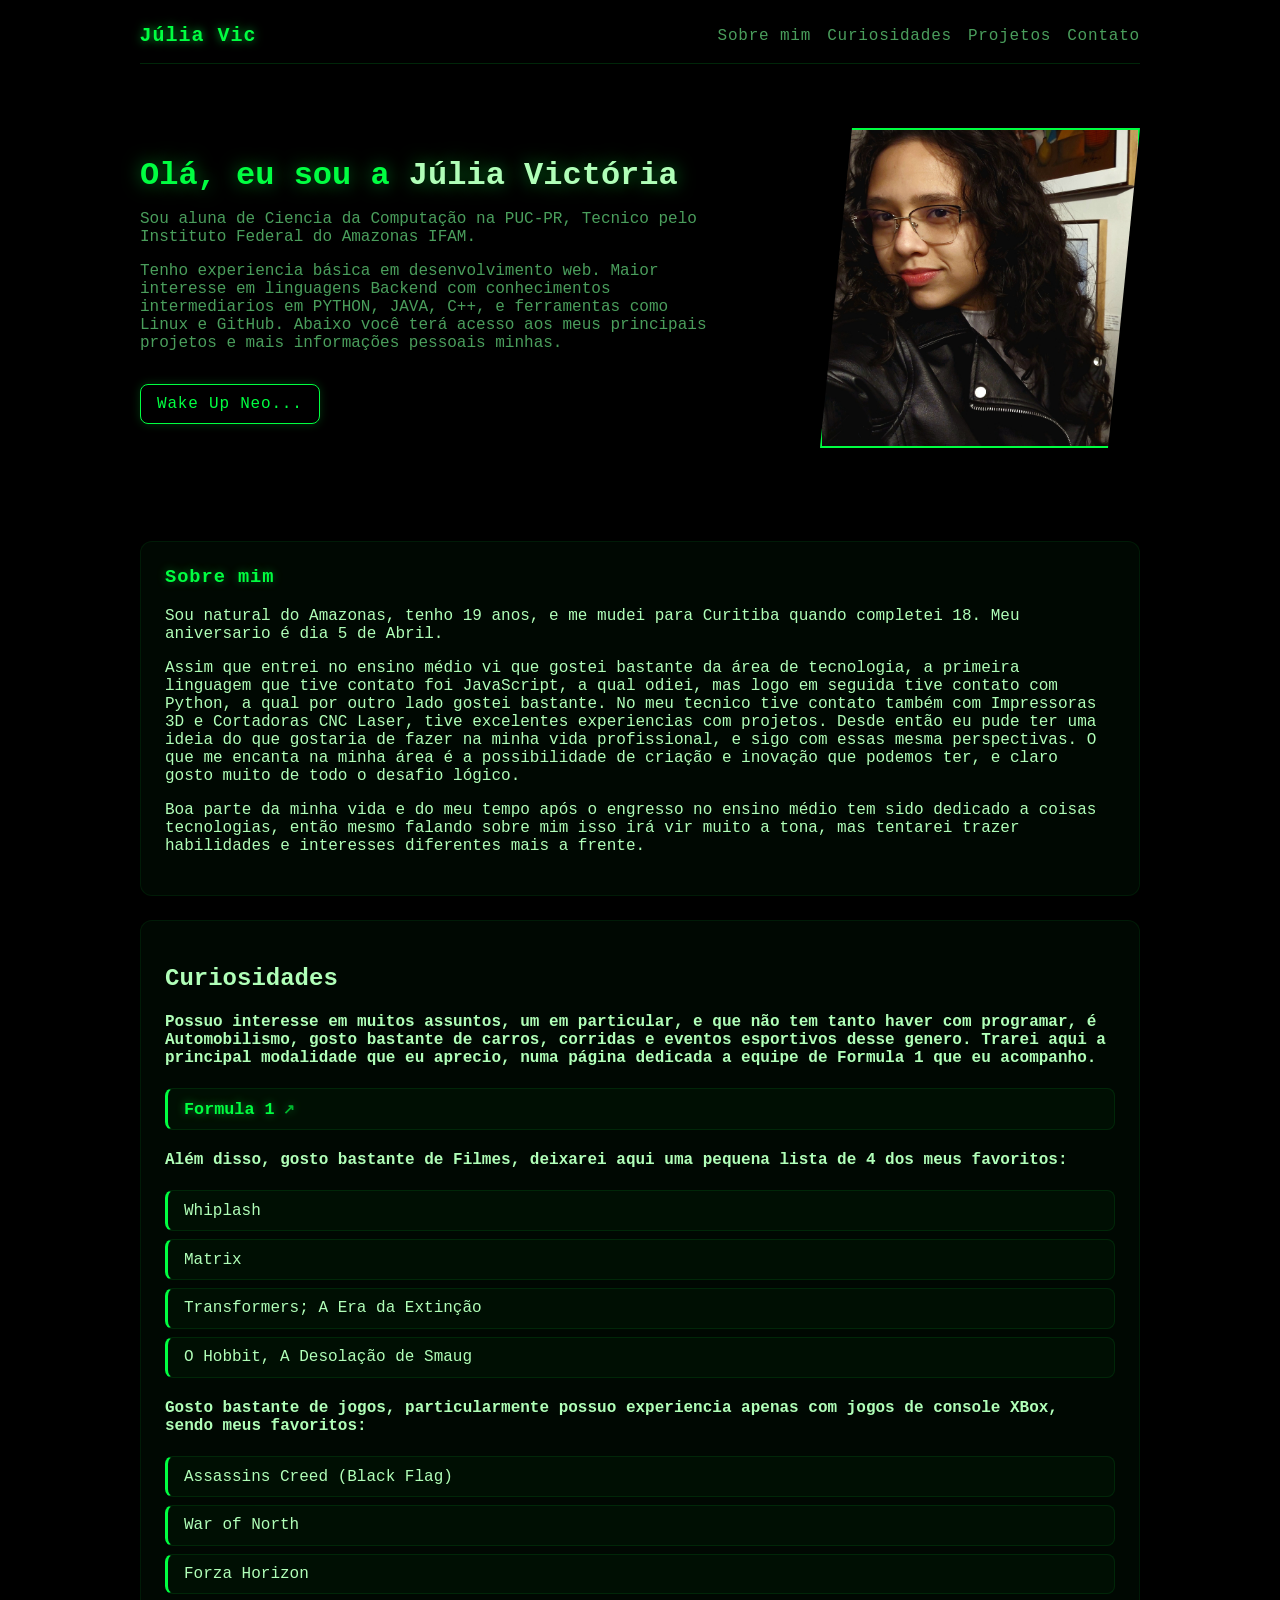
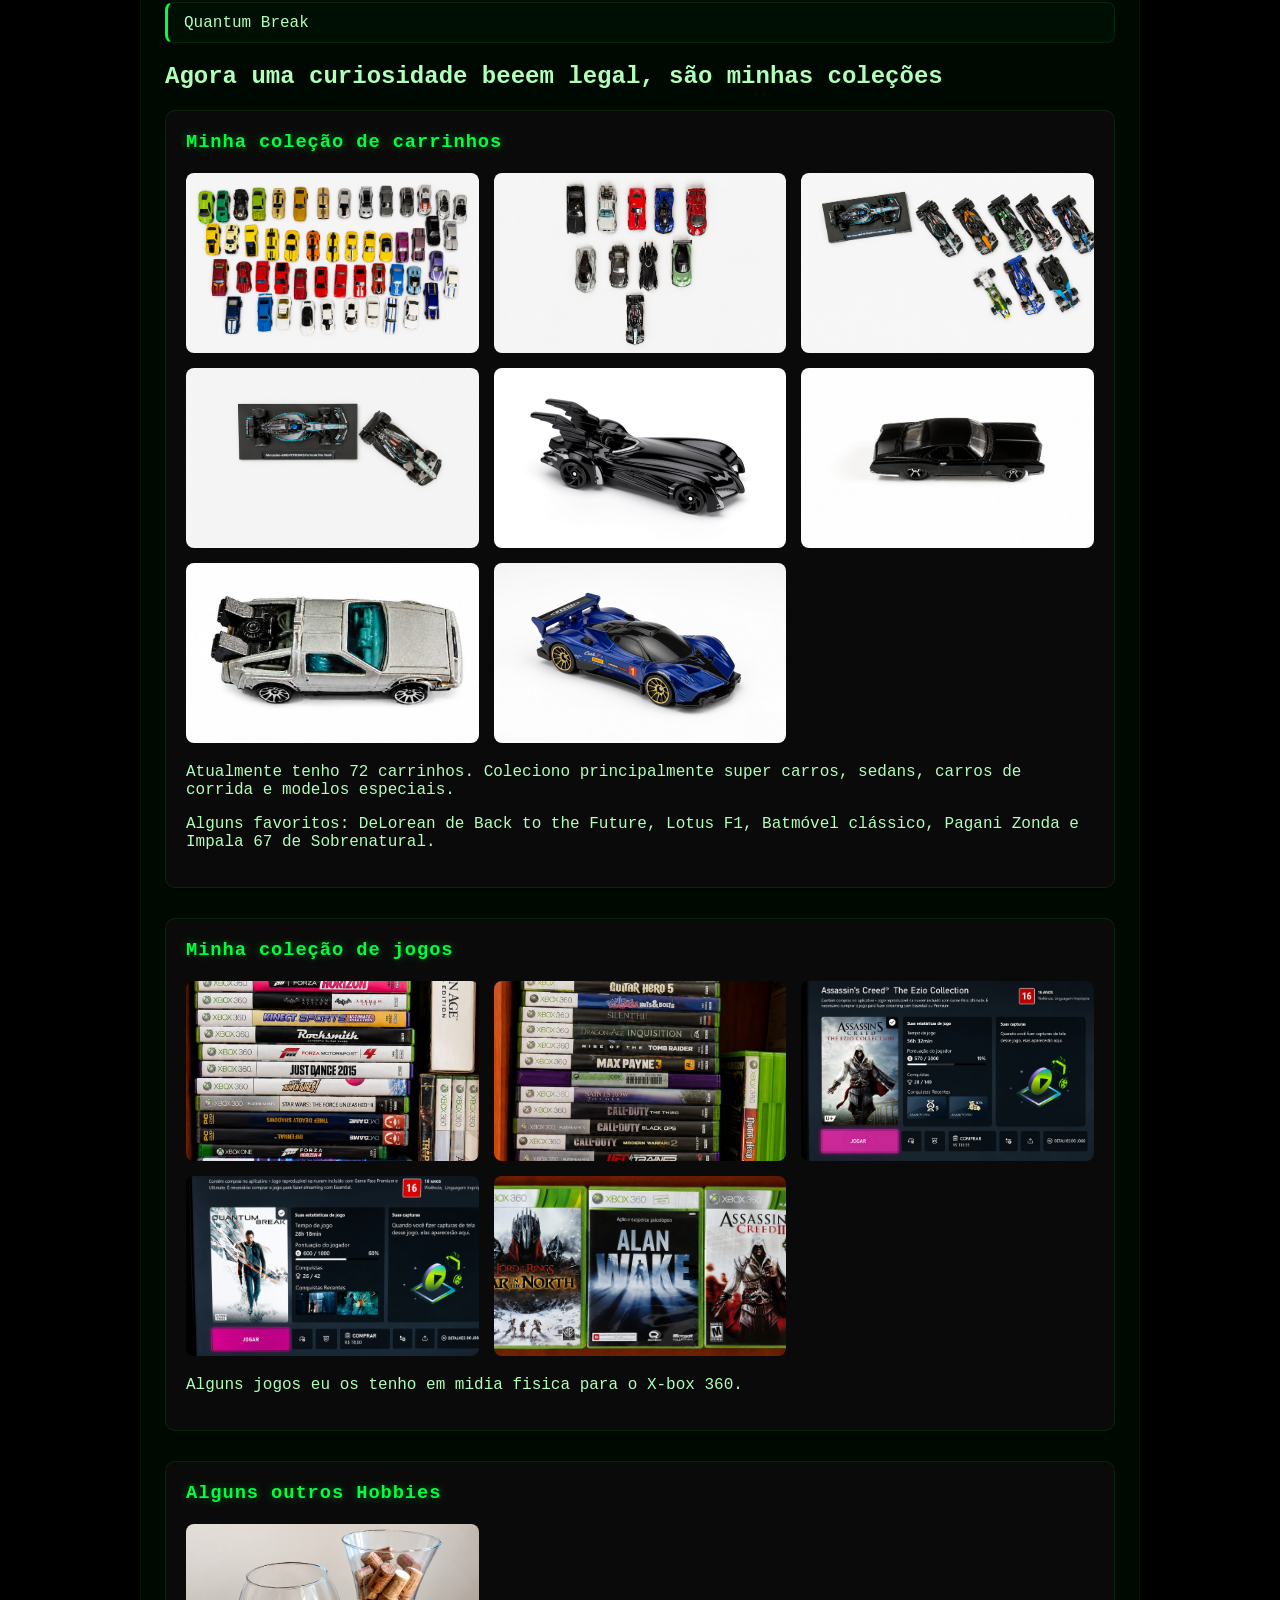
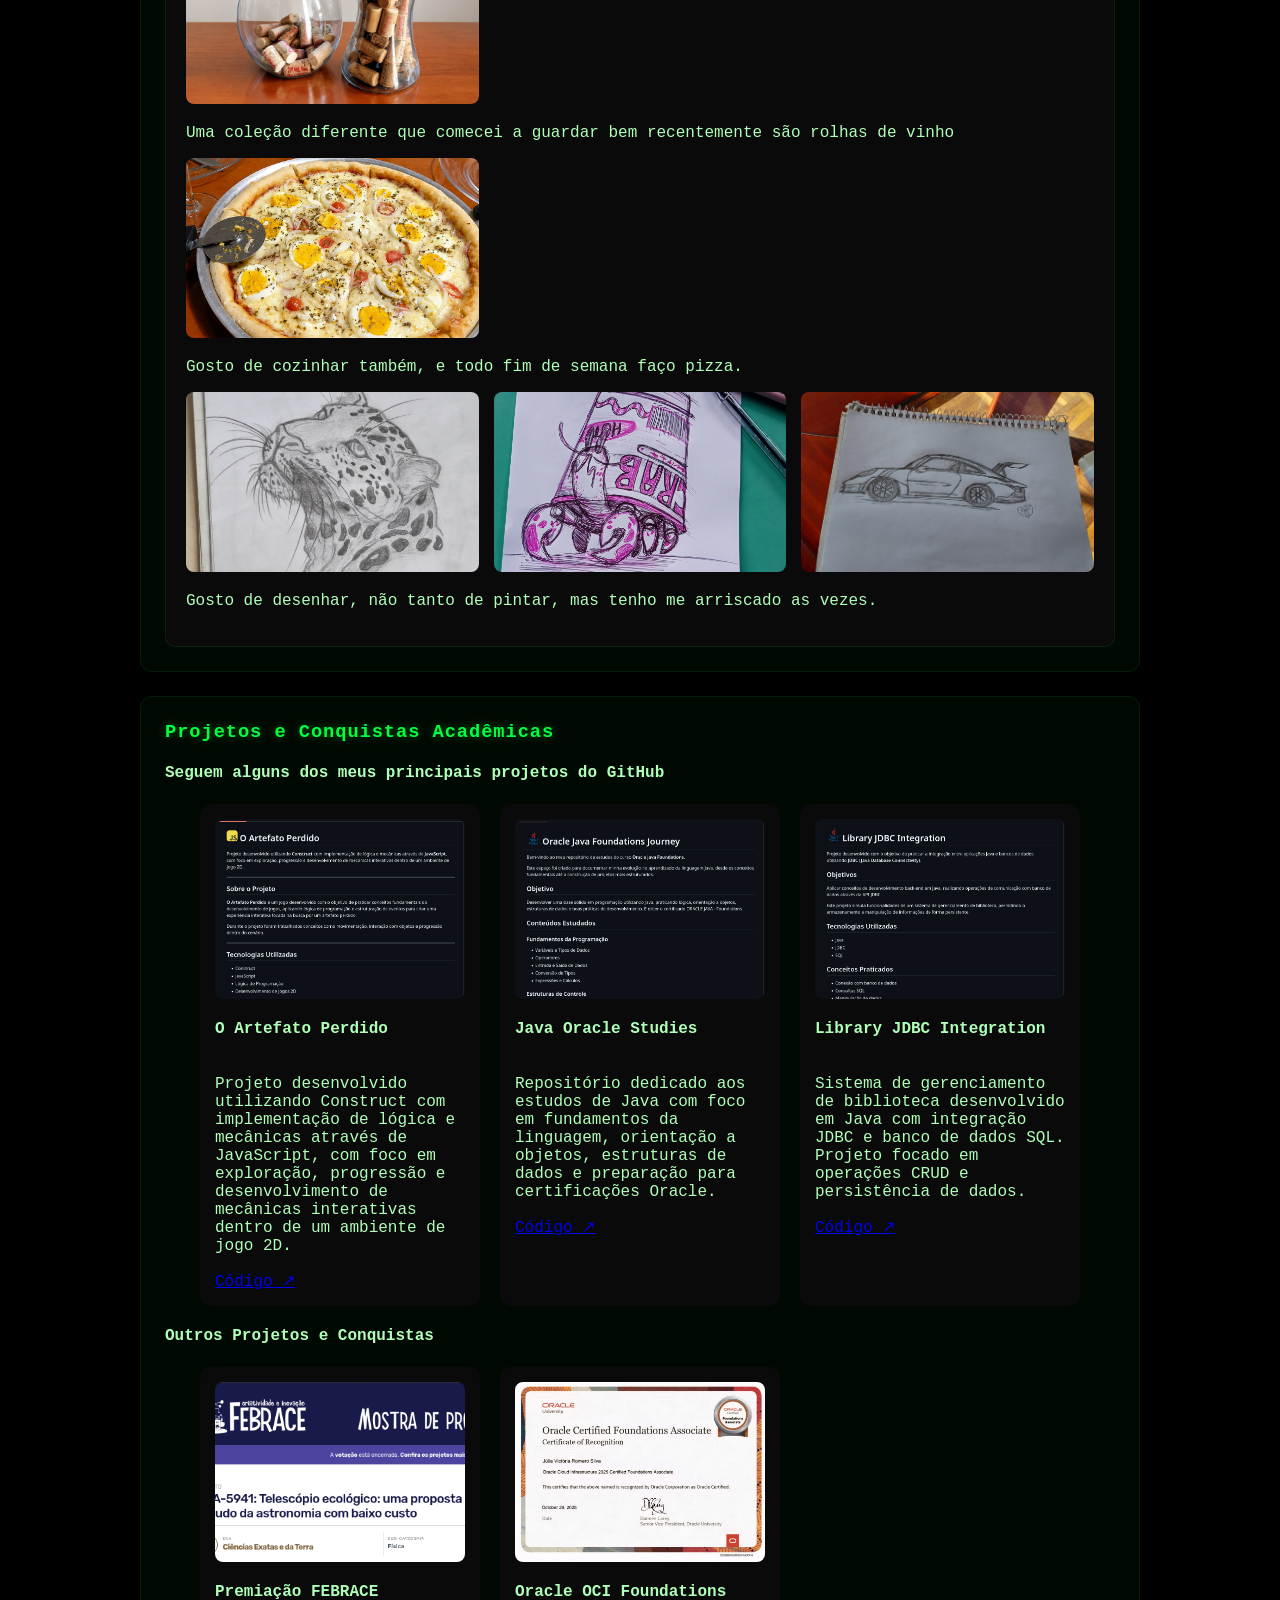
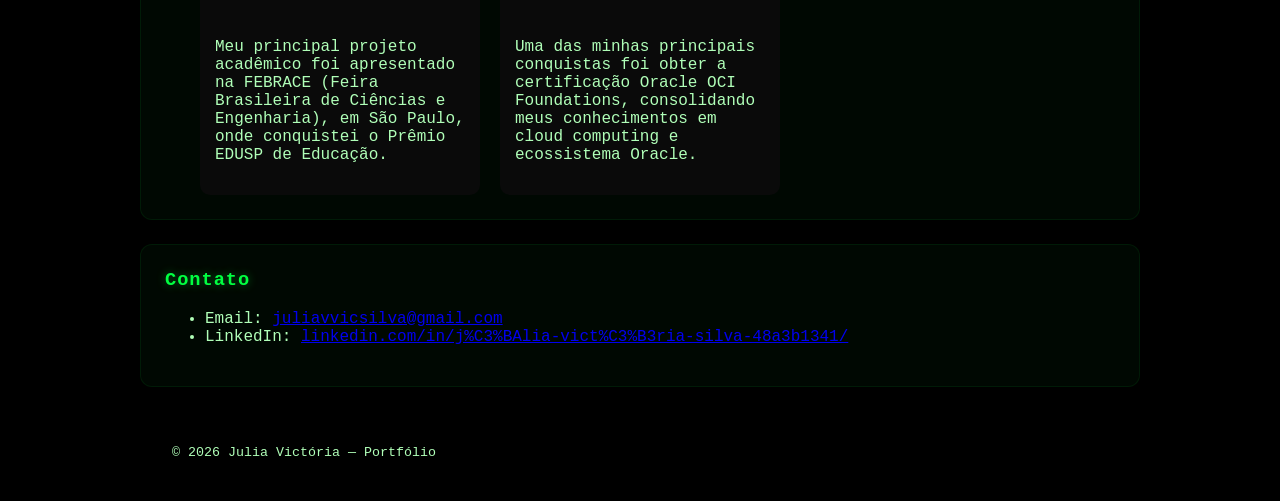
<file: index.html>
<!doctype html>
<html lang="pt-BR">
<head>
	<meta charset="utf-8">
	<meta name="viewport" content="width=device-width, initial-scale=1">
	<title>Portfólio — Júlia Vic</title>
	<link rel="stylesheet" href="style.css">
    <script src="index.js"></script>
</head>
<body>
	<header class="site-header">
		<div class="container header-inner">
			<h1 class="logo">Júlia Vic</h1>
			<button class="nav-toggle" aria-label="Abrir menu">☰</button>
			<nav class="site-nav">
				<a href="#about">Sobre mim</a>
				<a href="#skills">Curiosidades</a>
				<a href="#projects">Projetos</a>
				<a href="#contact">Contato</a>
			</nav>
		</div>
	</header>

	<main>
		<section class="hero">
			<div class="hero-content">
				<div class="hero-text">
					<h2>Olá, eu sou a <span>Júlia Victória</span></h2>
					<p>Sou aluna de Ciencia da Computação na PUC-PR, Tecnico pelo Instituto Federal do Amazonas IFAM.</p>
					<P>Tenho experiencia básica em desenvolvimento web. Maior interesse em linguagens Backend com conhecimentos intermediarios em PYTHON, JAVA, C++, e ferramentas como Linux e GitHub. Abaixo você terá acesso aos meus principais projetos e mais informações pessoais minhas.</P>
				<a class="btn" href="#projects">Wake Up Neo...</a>
			</div>
			<div class="hero-photo">
            	<img src="img/minha_foto.jpg" alt="Foto de Júlia">
        	</div>
		 </div>
			
		</section>

		<section id="about" class="container about">
			<h3>Sobre mim</h3>
            <p>Sou natural do Amazonas, tenho 19 anos, e me mudei para Curitiba quando completei 18. Meu aniversario é dia 5 de Abril. </p>
            <p>Assim que entrei no ensino médio vi que gostei bastante da área de tecnologia, a primeira linguagem que tive contato foi JavaScript, a qual odiei, mas logo em seguida tive contato com Python, a qual por outro lado gostei bastante. No meu tecnico tive contato também com Impressoras 3D e Cortadoras CNC Laser, tive excelentes experiencias com projetos. Desde então eu pude ter uma ideia do que gostaria de fazer na minha vida profissional, e sigo com essas mesma perspectivas. O que me encanta na minha área é a possibilidade de criação e inovação que podemos ter, e claro gosto muito de todo o desafio lógico.</p>
            <p>Boa parte da minha vida e do meu tempo após o engresso no ensino médio tem sido dedicado a coisas tecnologias, então mesmo falando sobre mim isso irá vir muito a tona, mas tentarei trazer habilidades e interesses diferentes mais a frente.</p>
        </section>
		<section id="skills" class="container skills">
			<h2>Curiosidades</h2>
            <h4>Possuo interesse em muitos assuntos, um em particular, e que não tem tanto haver com programar, é Automobilismo, gosto bastante de carros, corridas e eventos esportivos desse genero. Trarei aqui a principal modalidade que eu aprecio, numa página dedicada a equipe de Formula 1 que eu acompanho.</h4>
			<ul class="automobilismo">
                <li><a href="index_mercs.html" target="_blank" rel="noopener">Formula 1</a></li>
            </ul>
            <h4>Além disso, gosto bastante de Filmes, deixarei aqui uma pequena lista de 4 dos meus favoritos:</h4>
            <ul>
                <li>Whiplash</li>
                <li>Matrix</li>
                <li>Transformers; A Era da Extinção</li>
                <li>O Hobbit, A Desolação de Smaug</li>
            </ul>
            <h4>Gosto bastante de jogos, particularmente possuo experiencia apenas com jogos de console XBox, sendo meus favoritos:</h4>
            <ul>
                <li>Assassins Creed (Black Flag)</li>
                <li>War of North</li>
                <li>Forza Horizon</li>
                <li>Quantum Break</li>
            </ul>
            <h2>Agora uma curiosidade beeem legal, são minhas coleções</h2>
			<div class="collection-section">
				<div class="collection-card">
					<h3>Minha coleção de carrinhos</h3>
					<div class="collection-images">
						<img src="img/carrinhos_colecao.png" alt="Coleção carrinhos 1">
						<img src="img/favoritos_colecao.png" alt="Coleção carrinhos 2">
						<img src="img/formulas1_colecao.png" alt="Coleção carrinhos 3">
						<img src="img/mercedes_colecao.png" alt="Coleção carrinhos 4">
						<img src="img/batmovel.jpg" alt="Coleção carrinhos 5">
						<img src="img/impala.jpg" alt="Coleção carrinhos 5">
						<img src="img/delorean.jpg" alt="Coleção carrinhos 5">
						<img src="img/pagani.jpg" alt="Coleção carrinhos 5">
					</div>
					<p>Atualmente tenho 72 carrinhos. Coleciono principalmente super carros, sedans, carros de corrida e modelos especiais.</p>
					<p>Alguns favoritos: DeLorean de Back to the Future, Lotus F1, Batmóvel clássico, Pagani Zonda e Impala 67 de Sobrenatural.</p>
				</div>

				<div class="collection-card">
					<h3>Minha coleção de jogos</h3>

					<div class="collection-images">
						<img src="img/jogos1.jpg">
						<img src="img/jogos2.jpg">
						<img src="img/assasins_creed.jpg">
						<img src="img/quantum_break.jpg">
						<img src="img/jogos3.png">
					</div>
					<p>Alguns jogos eu os tenho em midia fisica para o X-box 360.</p>
				</div>

				<div class="collection-card">
					<h3>Alguns outros Hobbies</h3>

					<div class="collection-images">
						<img src="img/colecao_rolhas.png">
					</div>
					<p>Uma coleção diferente que comecei a guardar bem recentemente são rolhas de vinho</p>
					<div class="collection-images">
						<img src="img/pizza.png">
					</div>
					<p>Gosto de cozinhar também, e todo fim de semana faço pizza.</p>
					<div class="collection-images">
						<img src="img/desenho1.jpg">
						<img src="img/desenho2.jpg">
						<img src="img/desenho3.jpg">	
					</div>
					<p>Gosto de desenhar, não tanto de pintar, mas tenho me arriscado as vezes.</p>
			</div>
		</section>	

		<section id="projects" class="container projects">
			<h3>Projetos e Conquistas Acadêmicas</h3>
			<h4>Seguem alguns dos meus principais projetos do GitHub</h4>

			<div class="project-grid">
				<article class="project-card">
					<img src="img/jogo.png" alt="O Artefato Perdido">
					<h4>O Artefato Perdido</h4>

					<p>Projeto desenvolvido utilizando Construct com implementação de lógica e mecânicas através de JavaScript, com foco em exploração, progressão e desenvolvimento de mecânicas interativas dentro de um ambiente de jogo 2D.</p>
					<div class="card-actions">
						<a class="link" href="https://github.com/doffysmile/O-artefato-perdido-main/blob/main/README.md">
							Código ↗
						</a>
					</div>

				</article>

				<article class="project-card">
					<img src="img/oracle_foundatios.png" alt="Java Oracle">
					<h4>Java Oracle Studies</h4>

					<p>Repositório dedicado aos estudos de Java com foco em fundamentos da linguagem, orientação a objetos, estruturas de dados e preparação para certificações Oracle.</p>
					<div class="card-actions">
						<a class="link"
							href="https://github.com/doffysmile/JAVA_Oracle"
							target="_blank"
							rel="noopener">
							Código ↗
						</a>
					</div>

				</article>

			    <article class="project-card">
					<img src="img/library.png" alt="Sistema Biblioteca">
					<h4>Library JDBC Integration</h4>

					<p>Sistema de gerenciamento de biblioteca desenvolvido em Java com integração JDBC e banco de dados SQL. Projeto focado em operações CRUD e persistência de dados.</p>
					<div class="card-actions">
						<a class="link"
							href="https://github.com/doffysmile/Library_JDBC-INTEGRATION"
							target="_blank"
							rel="noopener">
							Código ↗
						</a>
					</div>

				</article>

			</div>


			<h4>Outros Projetos e Conquistas</h4>
			<div class="project-grid">
				<article class="project-card">
					<img src="img/projeto_febrace.png" alt="FEBRACE">

					<h4>Premiação FEBRACE</h4>
					<p>Meu principal projeto acadêmico foi apresentado na FEBRACE (Feira Brasileira de Ciências e Engenharia), em São Paulo, onde conquistei o Prêmio EDUSP de Educação.</p>

				</article>

				<article class="project-card">
					<img src="img/certificacao_ORACLE.jpeg" alt="Oracle Certification">

					<h4>Oracle OCI Foundations</h4>
					<p>Uma das minhas principais conquistas foi obter a certificação Oracle OCI Foundations, consolidando meus conhecimentos em cloud computing e ecossistema Oracle.</p>

				</article>

			</div>

	</section>

		<section id="contact" class="container contact">
			<h3>Contato</h3>
			<p></p>
			<ul>
				<li>Email: <a href="juliavvicsilva@gmail.com">juliavvicsilva@gmail.com</a></li>
				<li>LinkedIn: <a href="https://www.linkedin.com/in/j%C3%BAlia-vict%C3%B3ria-silva-48a3b1341/">linkedin.com/in/j%C3%BAlia-vict%C3%B3ria-silva-48a3b1341/</a></li>
			</ul>
		</section>
	</main>

	<footer class="site-footer">
		<div class="container">
			<small>© <span id="year"></span> Julia Victória — Portfólio</small>
		</div>
	</footer>

</body>
</html>
</file>
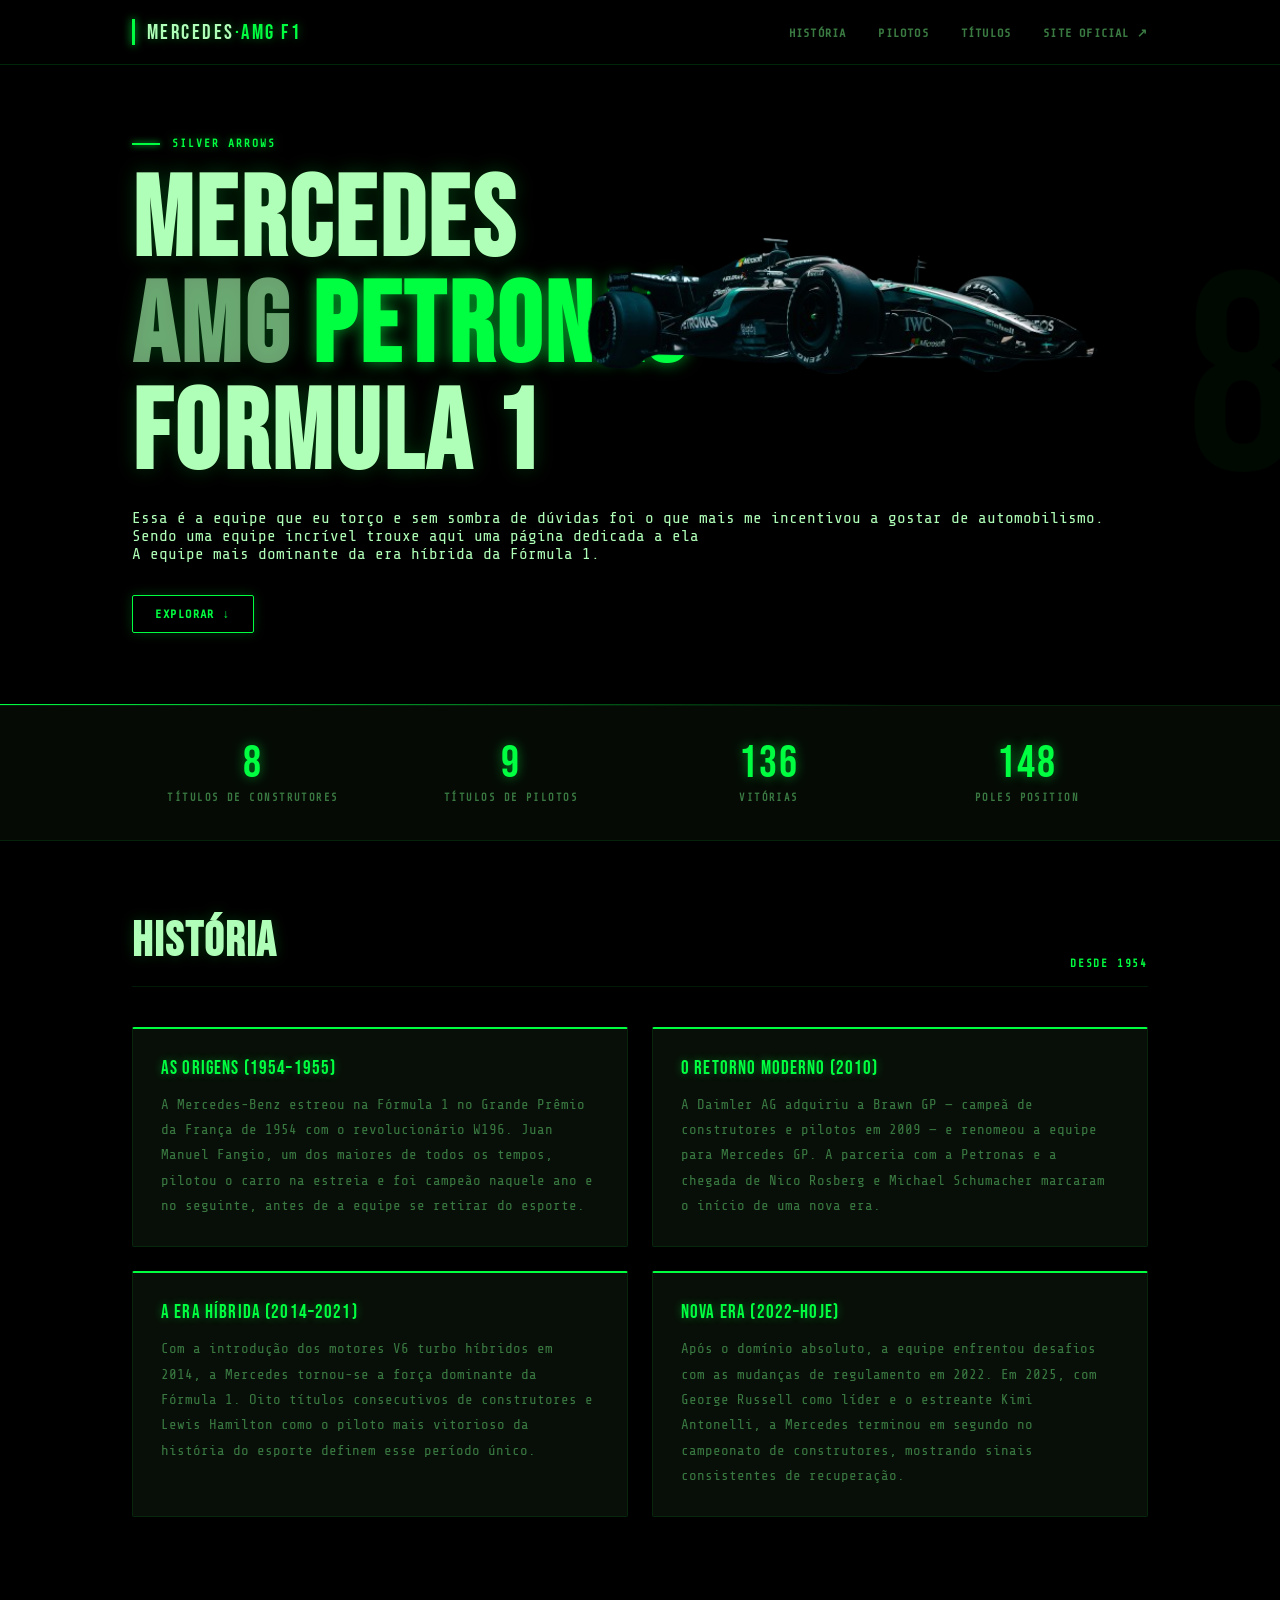
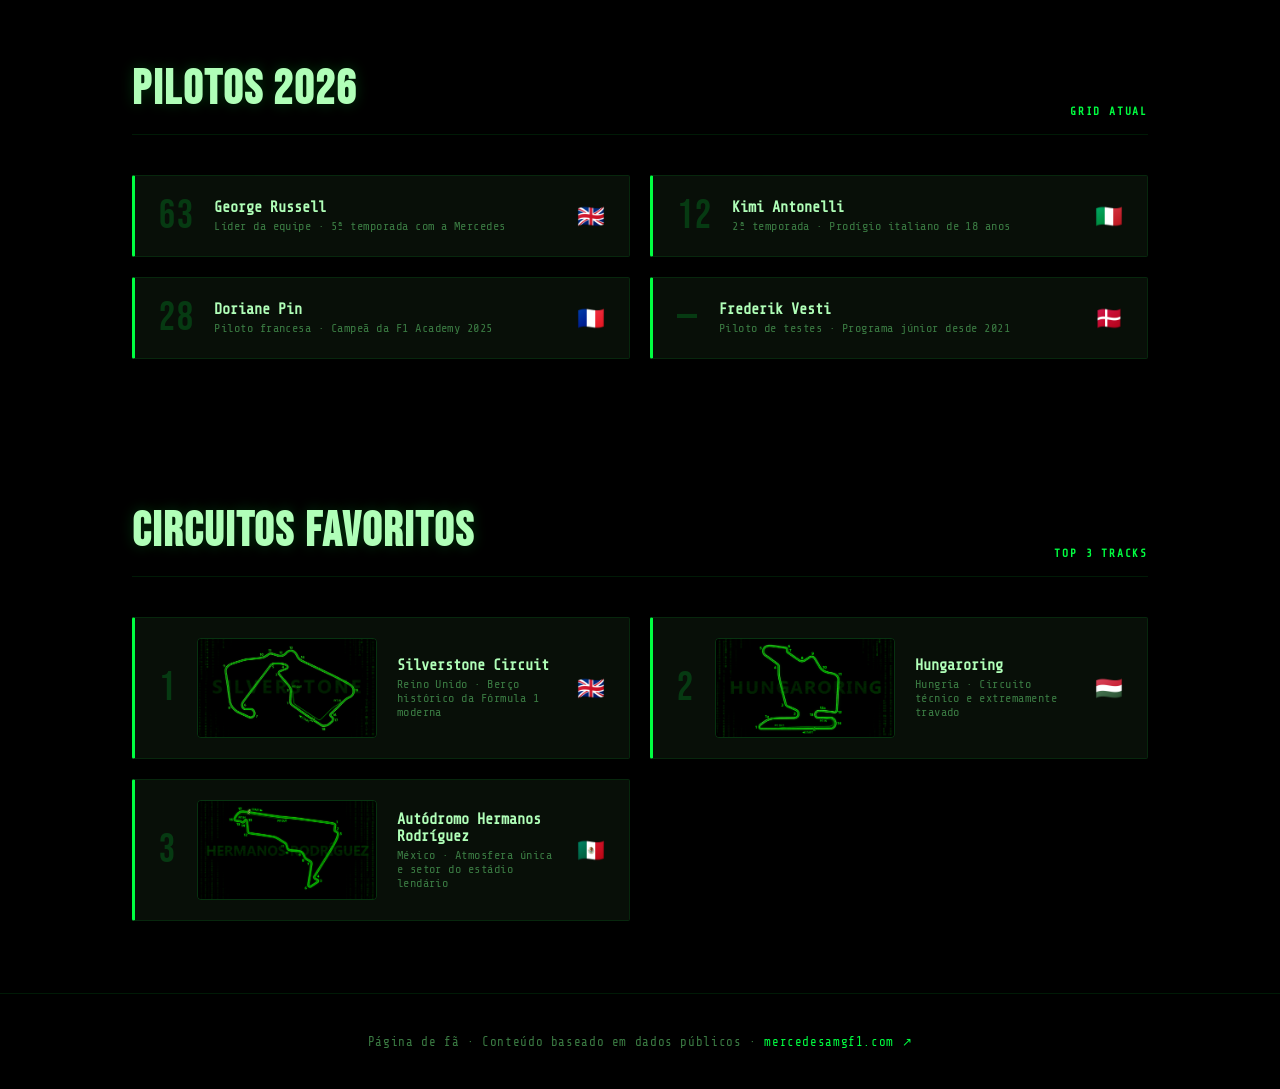
<file: index_mercs.html>
<!DOCTYPE html>
<html lang="pt-BR">
<head>
  <meta charset="UTF-8" />
  <meta name="viewport" content="width=device-width, initial-scale=1.0" />
  <title>Mercedes-AMG PETRONAS F1</title>
  <link rel="stylesheet" href="style_mercs.css" />
  </head>
<body>
 
  
<header class="site-header">
    <div class="wrap header-inner">
      <div class="logo">
        <div class="logo-bar"></div>
        <span class="logo-text">MERCEDES<span>·AMG F1</span></span>
      </div>
      <nav>
        <ul class="site-nav">
          <li><a href="#historia">História</a></li>
          <li><a href="#pilotos">Pilotos</a></li>
          <li><a href="#titulos">Títulos</a></li>
          <li><a href="https://www.mercedesamgf1.com" target="_blank" rel="noopener">Site Oficial ↗</a></li>
        </ul>
      </nav>
    </div>
</header>
 
  
    <section class="hero">
      <div class="hero-bg-num">8</div>

      <div class="wrap hero-content">

        <div class="hero-text">
          <div class="hero-label">Silver Arrows</div>

          <h1 class="hero-title">
            Mercedes<br>
            <span class="silver">AMG</span>
            <span class="teal">PETRONAS</span><br>
            Formula 1
          </h1>

          <p>
            Essa é a equipe que eu torço e sem sombra de dúvidas foi o que mais me incentivou a gostar de automobilismo.
          </p>

          <p>
            Sendo uma equipe incrível trouxe aqui uma página dedicada a ela
          </p>

          <p>
            A equipe mais dominante da era híbrida da Fórmula 1.
          </p>

          <a class="hero-cta" href="#historia">Explorar ↓</a>
        </div>

        <div class="hero-photo">
          <img src="img/W17_Studio_Desktop_Wallpaper_3-removebg-preview.png" alt="Mercedes W17">
        </div>

      </div>
    </section>

    <div class="stats-strip">
      <div class="wrap">
        <div class="stats-row">
          <div class="stat-item">
            <div class="stat-num">8</div>
            <div class="stat-label">Títulos de Construtores</div>
          </div>
          <div class="stat-item">
            <div class="stat-num">9</div>
            <div class="stat-label">Títulos de Pilotos</div>
          </div>
          <div class="stat-item">
            <div class="stat-num">136</div>
            <div class="stat-label">Vitórias</div>
          </div>
          <div class="stat-item">
            <div class="stat-num">148</div>
            <div class="stat-label">Poles Position</div>
          </div>
        </div>
      </div>
    </div>
  
 
    <section id="historia">
      <div class="wrap">
        <div class="section-head">
          <h2 class="section-title">História</h2>
          <span class="eyebrow">Desde 1954</span>
        </div>
        <div class="history-grid">
          <div class="h-card">
            <div class="h-card-title">As origens (1954–1955)</div>
            <p>
              A Mercedes-Benz estreou na Fórmula 1 no Grande Prêmio da França de 1954 com o revolucionário W196.
              Juan Manuel Fangio, um dos maiores de todos os tempos, pilotou o carro na estreia e foi campeão
              naquele ano e no seguinte, antes de a equipe se retirar do esporte.
            </p>
          </div>
          <div class="h-card">
            <div class="h-card-title">O retorno moderno (2010)</div>
            <p>
              A Daimler AG adquiriu a Brawn GP — campeã de construtores e pilotos em 2009 — e renomeou
              a equipe para Mercedes GP. A parceria com a Petronas e a chegada de Nico Rosberg e
              Michael Schumacher marcaram o início de uma nova era.
            </p>
          </div>
          <div class="h-card">
            <div class="h-card-title">A Era Híbrida (2014–2021)</div>
            <p>
              Com a introdução dos motores V6 turbo híbridos em 2014, a Mercedes tornou-se a força dominante
              da Fórmula 1. Oito títulos consecutivos de construtores e Lewis Hamilton como o piloto mais
              vitorioso da história do esporte definem esse período único.
            </p>
          </div>
          <div class="h-card">
            <div class="h-card-title">Nova era (2022–hoje)</div>
            <p>
              Após o domínio absoluto, a equipe enfrentou desafios com as mudanças de regulamento em 2022.
              Em 2025, com George Russell como líder e o estreante Kimi Antonelli, a Mercedes terminou
              em segundo no campeonato de construtores, mostrando sinais consistentes de recuperação.
            </p>
          </div>
        </div>
      </div>
    </section>
  
    <!-- PILOTOS 2026 -->
    <section id="pilotos">
      <div class="wrap">
        <div class="section-head">
          <h2 class="section-title">Pilotos 2026</h2>
          <span class="eyebrow">Grid Atual</span>
        </div>
        <div class="drivers-grid">
          <div class="driver-card">
            <div class="driver-num">63</div>
            <div class="driver-info">
              <div class="driver-name">George Russell</div>
              <div class="driver-sub">Líder da equipe · 5ª temporada com a Mercedes</div>
            </div>
            <div class="driver-flag">🇬🇧</div>
          </div>
          <div class="driver-card">
            <div class="driver-num">12</div>
            <div class="driver-info">
              <div class="driver-name">Kimi Antonelli</div>
              <div class="driver-sub">2ª temporada · Prodígio italiano de 18 anos</div>
            </div>
            <div class="driver-flag">🇮🇹</div>
          </div>
          <div class="driver-card">
              <div class="driver-num">28</div>
                  <div class="driver-info">
                  <div class="driver-name">Doriane Pin</div>
                  <div class="driver-sub">Piloto francesa · Campeã da F1 Academy 2025</div>
              </div>
          <div class="driver-flag">🇫🇷</div>
          </div>
          <div class="driver-card">
            <div class="driver-num">—</div>
            <div class="driver-info">
              <div class="driver-name">Frederik Vesti</div>
              <div class="driver-sub">Piloto de testes · Programa júnior desde 2021</div>
            </div>
            <div class="driver-flag">🇩🇰</div>
          </div>
      </div>
    </section>
  
    <section id="circuitos">
      <div class="wrap">
        
        <div class="section-head">
          <h2 class="section-title">Circuitos Favoritos</h2>
          <span class="eyebrow">Top 3 Tracks</span>
        </div>

        <div class="drivers-grid">

          <div class="driver-card">
            <div class="driver-num">1</div>
            <img src="img/circuito_silverstone.png" alt="Silverstone Circuit" class="circuit-img">
            <div class="driver-info">
              <div class="driver-name">Silverstone Circuit</div>
              <div class="driver-sub">Reino Unido · Berço histórico da Fórmula 1 moderna</div>
            </div>
            <div class="driver-flag">🇬🇧</div>
          </div>

          <div class="driver-card">
            <div class="driver-num">2</div>
            <img src="img/circuito_hungria.png" alt="Hungaroring" class="circuit-img">
            <div class="driver-info">
              <div class="driver-name">Hungaroring</div>
              <div class="driver-sub">Hungria · Circuito técnico e extremamente travado</div>
            </div>
            <div class="driver-flag">🇭🇺</div>
          </div>

          <div class="driver-card">
            <div class="driver-num">3</div>
            <img src="img/mexico.png" alt="Autódromo Hermanos Rodríguez" class="circuit-img">
            <div class="driver-info">
              <div class="driver-name">Autódromo Hermanos Rodríguez</div>
              <div class="driver-sub">México · Atmosfera única e setor do estádio lendário</div>
            </div>
            <div class="driver-flag">🇲🇽</div>
          </div>

        </div>
      </div>
    </section>
 
  <footer class="site-footer">
    <div class="wrap">
      <p>Página de fã · Conteúdo baseado em dados públicos ·
        <a href="https://www.mercedesamgf1.com" target="_blank" rel="noopener">mercedesamgf1.com ↗</a>
      </p>
    </div>
  </footer>
 
</body>
</html>
</file>
<file: style.css>
/*BASE*/
* {
  box-sizing: border-box;
}

html, body { 
  display: flex; 
  flex-direction: column; 
  align-items: center; 
  background: #000; 
  color: var(--text); }

body > * {
  width: 100%;
  max-width: 1000px;
}

.site-header {
  width: 100%;
  max-width: 100%; /* header ocupa a largura toda */
}


/* CORES */
:root {
  --bg:      #000000;
  --card:    #0a0a0a;
  --muted:   #4a9e5c;
  --accent:  #00ff41;
  --text:    #b0ffb8;
  --glass:   rgba(0, 255, 65, 0.03);
  --radius:  12px;

  font-family: "Courier New", Courier, monospace;
}



/* CONTAINER */
.container {
  max-width: 1000px;
  margin: 0 auto;
  padding: 2rem;
}


/* HEADER*/
.site-header {
  position: sticky;
  top: 0;
  z-index: 40;
  background: rgba(0, 0, 0, 0.85);
  border-bottom: 1px solid rgba(0, 255, 65, 0.15);
  backdrop-filter: blur(6px);
}

.header-inner {
  display: flex;
  align-items: center;
  justify-content: space-between;
  padding: 1rem 0;
}

.logo {
  margin: 0;
  font-size: 1.25rem;
  font-weight: 700;
  color: var(--accent);
  text-shadow: 0 0 10px rgba(0, 255, 65, 0.7);
  letter-spacing: 0.05em;
}

.site-nav {
  display: flex;
  gap: 1rem;
}

.site-nav a {
  color: var(--muted);
  text-decoration: none;
  letter-spacing: 0.05em;
  transition: color 0.2s, text-shadow 0.2s;
}

.site-nav a:hover {
  color: var(--accent);
  text-shadow: 0 0 8px rgba(0, 255, 65, 0.6);
}

.nav-toggle {
  display: none;
  background: none;
  border: 0;
  color: var(--text);
  font-size: 1.25rem;
}


/* HERO*/
.hero{
    padding: 4rem 0;
    width: 100%;
}
.hero h2 {
  font-size: 2rem;
  margin: 0 0 0.5rem;
  color: var(--accent);
  text-shadow: 0 0 18px rgba(0, 255, 65, 0.5);
}

.hero h2 span {
  color: var(--text);
}

.hero p {
  color: var(--muted);
  max-width: 60ch;
}

/* HERO LAYOUT */

.hero-content{
    display: flex;
    flex-direction: row;

    align-items: center;
    justify-content: space-between;

    width: 100%;
}

.hero-text{
    flex: 1;
}

.hero-photo{
    flex-shrink: 0;
}

/* FOTO */

.hero-photo img{
    width: 320px;
    height: 320px;

    object-fit: cover;

    border-radius: 0;
    clip-path: polygon(10% 0%, 100% 0%, 90% 100%, 0% 100%);

    border: 2px solid var(--accent);

    box-shadow:
        0 0 15px rgba(0,255,65,0.3),
        0 0 35px rgba(0,255,65,0.2);

    transition: transform 0.3s ease;
}

.hero-photo img:hover{
    transform: scale(1.03);
}


/* BOTOES */
.btn {
  display: inline-block;
  margin-top: 1rem;
  padding: 0.6rem 1rem;
  background: transparent;
  color: var(--accent);
  border: 1px solid var(--accent);
  border-radius: 8px;
  text-decoration: none;
  letter-spacing: 0.05em;
  box-shadow: 0 0 10px rgba(0, 255, 65, 0.2);
  transition: background 0.2s, box-shadow 0.2s;
}

.btn:hover {
  background: rgba(0, 255, 65, 0.1);
  box-shadow: 0 0 18px rgba(0, 255, 65, 0.4);
}


/* SEÇOES*/
.about,
.skills,
.projects,
.contact {
  background: var(--glass);
  border-radius: var(--radius);
  border: 1px solid rgba(0, 255, 65, 0.08);
  padding: 1.5rem;
  margin: 1.5rem 0;
}

.about h3,
.skills h3,
.projects h3,
.contact h3 {
  color: var(--accent);
  text-shadow: 0 0 10px rgba(0, 255, 65, 0.4);
  letter-spacing: 0.05em;
  margin-top: 0;
}


/* SKILLS */
.skill-list {
  list-style: none;
  padding: 0;
  display: flex;
  flex-wrap: wrap;
  gap: 0.5rem;
}

.skill-list li {
  padding: 0.5rem 0.75rem;
  background: rgba(0, 255, 65, 0.04);
  border: 1px solid rgba(0, 255, 65, 0.15);
  border-radius: 8px;
  color: var(--muted);
  transition: color 0.2s, border-color 0.2s, box-shadow 0.2s;
}

.skill-list li:hover {
  color: var(--accent);
  border-color: rgba(0, 255, 65, 0.4);
  box-shadow: 0 0 8px rgba(0, 255, 65, 0.2);
}


/* CURIOSIDADES*/
.skills ul {
  list-style: none;
  padding: 0;
  margin: 1rem 0;
  display: flex;
  flex-direction: column;
  gap: 0.5rem;
}

.skills ul li {
  padding: 0.65rem 1rem;
  background: rgba(0, 255, 65, 0.03);
  border: 1px solid rgba(0, 255, 65, 0.1);
  border-left: 3px solid var(--accent);
  border-radius: 8px;
  color: var(--text);
  transition: background 0.2s, border-color 0.2s, box-shadow 0.2s;
}

.skills ul li:hover {
  background: rgba(0, 255, 65, 0.06);
  border-color: rgba(0, 255, 65, 0.3);
  box-shadow: 0 0 8px rgba(0, 255, 65, 0.15);
}

.automobilismo li {
  background: rgba(0, 255, 65, 0.06);
  border: 1px solid rgba(0, 255, 65, 0.3);
  border-left: 3px solid var(--accent);
  font-weight: 600;
  font-size: 1.05rem;
}

.automobilismo li a {
  color: var(--accent);
  text-decoration: none;
  display: flex;
  align-items: center;
  gap: 0.5rem;
  text-shadow: 0 0 8px rgba(0, 255, 65, 0.5);
}

.automobilismo li a::after {
  content: "↗";
  font-size: 0.85rem;
  opacity: 0.7;
  transition: opacity 0.2s, transform 0.2s;
}

.automobilismo li a:hover::after {
  opacity: 1;
  transform: translate(2px, -2px);
}


/* =========================================
   PROJETOS & COLEÇÕES
   ========================================= */
.project-grid {
  display: grid;
  grid-template-columns: repeat(3, 280px);
  justify-content: center;
  gap: 20px;
}

.colecoes {
  display: grid;
  grid-template-columns: repeat(3, 1fr);
  gap: 1rem;
}

.project-card {
  display: flex;
  flex-direction: column;

  background: var(--card);

  padding: 15px;

  border-radius: 10px;

  min-height: 420px;
}

.project-card:hover{
  border-color: rgba(0, 255, 65, 0.35);
  box-shadow: 0 0 16px rgba(0, 255, 65, 0.1);
}

.project-card img{
    width: 100%;
    height: 180px;
    object-fit: cover;
    border-radius: 8px;
}



.collection-section{
    display: flex;
    flex-direction: column;
    gap: 30px;
}

.collection-card{
    background: var(--card);
    border: 1px solid rgba(0,255,65,0.1);
    border-radius: 10px;
    padding: 20px;
}

.collection-card h3{
    color: var(--accent);
    margin-bottom: 20px;
}

.collection-images{
    display: grid;
    grid-template-columns: repeat(3, 1fr);
    gap: 15px;
    margin-bottom: 20px;
}

.collection-images img{
    width: 100%;
    height: 180px;
    object-fit: cover;
    border-radius: 8px;
    transition: transform 0.3s ease;
}

.collection-images img:hover{
    transform: scale(1.03);
}
</file>
<file: style_mercs.css>
@import url('https://fonts.googleapis.com/css2?family=Bebas+Neue&family=Share+Tech+Mono&display=swap');

:root {
  --black:     #000000;
  --dark:      #050a05;
  --card:      #080f08;
  --green:     #00ff41;
  --green-dim: rgba(0, 255, 65, 0.08);
  --green-mid: rgba(0, 255, 65, 0.18);
  --text:      #b0ffb8;
  --muted:     #3a7a42;
  --radius:    2px;
  --max-w:     1080px;

  font-family: 'Share Tech Mono', 'Courier New', monospace;
}

*, *::before, *::after {
  box-sizing: border-box;
  margin: 0;
  padding: 0;
}

html, body {
  min-height: 100%;
  background: var(--black);
  color: var(--text);
  scroll-behavior: smooth;
}

a {
  color: inherit;
  text-decoration: none;
}


/*LAYOUT*/
.wrap {
  max-width: var(--max-w);
  margin: 0 auto;
  padding: 0 2rem;
}


/* HEADER */
.site-header {
  position: sticky;
  top: 0;
  z-index: 50;
  background: rgba(0, 0, 0, 0.92);
  border-bottom: 1px solid rgba(0, 255, 65, 0.15);
  backdrop-filter: blur(8px);
}

.header-inner {
  display: flex;
  align-items: center;
  justify-content: space-between;
  height: 64px;
}

.logo {
  display: flex;
  align-items: center;
  gap: 0.75rem;
}

.logo-bar {
  width: 3px;
  height: 26px;
  background: var(--green);
  box-shadow: 0 0 8px var(--green);
}

.logo-text {
  font-family: 'Bebas Neue', sans-serif;
  font-size: 1.3rem;
  letter-spacing: 0.12em;
  color: var(--text);
  text-shadow: 0 0 10px rgba(0, 255, 65, 0.4);
}

.logo-text span {
  color: var(--green);
}

.site-nav {
  display: flex;
  gap: 2rem;
  list-style: none;
}

.site-nav a {
  font-size: 0.75rem;
  font-weight: 600;
  letter-spacing: 0.1em;
  text-transform: uppercase;
  color: var(--muted);
  transition: color 0.2s, text-shadow 0.2s;
}

.site-nav a:hover {
  color: var(--green);
  text-shadow: 0 0 8px rgba(0, 255, 65, 0.6);
}


/* HERO */
.hero {
  position: relative;
  overflow: hidden;
}

.hero::after {
  content: '';
  position: absolute;
  bottom: 0;
  left: 0;
  right: 0;
  height: 1px;
  background: linear-gradient(90deg, var(--green) 0%, transparent 70%);
}

.hero-bg-num {
  position: absolute;
  right: -0.05em;
  top: 50%;
  transform: translateY(-50%);
  font-family: 'Bebas Neue', sans-serif;
  font-size: clamp(12rem, 22vw, 22rem);
  line-height: 1;
  color: rgba(0, 255, 65, 0.03);
  user-select: none;
  pointer-events: none;
  letter-spacing: -0.02em;
}

.hero-label {
  display: flex;
  align-items: center;
  gap: 0.75rem;
  margin-bottom: 1.25rem;
  font-size: 0.7rem;
  font-weight: 600;
  letter-spacing: 0.18em;
  text-transform: uppercase;
  color: var(--green);
  text-shadow: 0 0 8px rgba(0, 255, 65, 0.5);
}

.hero-label::before {
  content: '';
  display: block;
  width: 28px;
  height: 2px;
  background: var(--green);
  box-shadow: 0 0 6px var(--green);
}

.hero-title {
  font-family: 'Bebas Neue', sans-serif;
  font-size: clamp(3.5rem, 9vw, 7rem);
  line-height: 0.95;
  letter-spacing: 0.03em;
  color: var(--text);
  text-shadow: 0 0 20px rgba(0, 255, 65, 0.2);
  margin-bottom: 1.25rem;
}

.hero-title .teal {
  color: var(--green);
  text-shadow: 0 0 16px rgba(0, 255, 65, 0.6);
}

.hero-title .silver {
  color: rgba(176, 255, 184, 0.6);
}

.hero-desc {
  color: var(--muted);
  max-width: 54ch;
  line-height: 1.8;
  font-size: 0.92rem;
}

.hero-cta {
  display: inline-flex;
  align-items: center;
  gap: 0.5rem;
  margin-top: 2rem;
  padding: 0.65rem 1.4rem;
  background: transparent;
  color: var(--green);
  border: 1px solid var(--green);
  font-size: 0.75rem;
  font-weight: 700;
  letter-spacing: 0.12em;
  text-transform: uppercase;
  border-radius: var(--radius);
  box-shadow: 0 0 12px rgba(0, 255, 65, 0.2);
  transition: background 0.2s, box-shadow 0.2s;
}

.hero-cta:hover {
  background: var(--green-dim);
  box-shadow: 0 0 20px rgba(0, 255, 65, 0.4);
}

.hero-content{
  display: flex;
  align-items: center;
  justify-content: space-between;
  gap: 40px;
}

.hero-text{
  flex: 1;
}

.hero-photo{
  position: absolute;
  right: 100px;
  bottom: 180px;
}

.hero-photo img{
  width: 700px;
}

.hero-photo img:hover{
  transform: scale(1.02);
}


/* STATS STRIP */
.stats-strip {
  background: var(--dark);
  border-top: 1px solid rgba(0, 255, 65, 0.1);
  border-bottom: 1px solid rgba(0, 255, 65, 0.1);
  padding: 1.75rem 0;
}

.stats-row {
  display: grid;
  grid-template-columns: repeat(4, 1fr);
  gap: 1rem;
  text-align: center;
}

.stat-item {
  padding: 0.5rem;
}

.stat-num {
  font-family: 'Bebas Neue', sans-serif;
  font-size: 2.8rem;
  line-height: 1;
  color: var(--green);
  letter-spacing: 0.04em;
  text-shadow: 0 0 12px rgba(0, 255, 65, 0.5);
}

.stat-label {
  font-size: 0.65rem;
  font-weight: 600;
  letter-spacing: 0.14em;
  text-transform: uppercase;
  color: var(--muted);
  margin-top: 0.3rem;
}


/* SECTIONS */
section {
  padding: 4.5rem 0;
}

.section-head {
  display: flex;
  align-items: flex-end;
  justify-content: space-between;
  margin-bottom: 2.5rem;
  padding-bottom: 1rem;
  border-bottom: 1px solid rgba(0, 255, 65, 0.1);
}

.section-title {
  font-family: 'Bebas Neue', sans-serif;
  font-size: clamp(2rem, 4vw, 3rem);
  letter-spacing: 0.04em;
  color: var(--text);
  text-shadow: 0 0 14px rgba(0, 255, 65, 0.2);
}

.eyebrow {
  font-size: 0.7rem;
  font-weight: 600;
  letter-spacing: 0.16em;
  text-transform: uppercase;
  color: var(--green);
}


/* HISTORIA */
.history-grid {
  display: grid;
  grid-template-columns: 1fr 1fr;
  gap: 1.5rem;
}

.h-card {
  background: var(--card);
  border: 1px solid rgba(0, 255, 65, 0.1);
  border-top: 2px solid var(--green);
  border-radius: var(--radius);
  padding: 1.75rem;
  transition: border-color 0.2s, box-shadow 0.2s;
}

.h-card:hover {
  border-color: rgba(0, 255, 65, 0.3);
  box-shadow: 0 0 16px rgba(0, 255, 65, 0.06);
}

.h-card-title {
  font-family: 'Bebas Neue', sans-serif;
  font-size: 1.2rem;
  letter-spacing: 0.06em;
  color: var(--green);
  text-shadow: 0 0 8px rgba(0, 255, 65, 0.4);
  margin-bottom: 0.75rem;
}

.h-card p {
  color: var(--muted);
  line-height: 1.8;
  font-size: 0.88rem;
}


/* PILOTOS */
.drivers-grid {
  display: grid;
  grid-template-columns: repeat(2, 1fr);
  gap: 1.25rem;
}

.driver-card {
  display: flex;
  align-items: center;
  gap: 1.25rem;
  background: var(--card);
  border: 1px solid rgba(0, 255, 65, 0.1);
  border-left: 3px solid var(--green);
  border-radius: var(--radius);
  padding: 1.25rem 1.5rem;
  transition: background 0.2s, border-color 0.2s, box-shadow 0.2s;
}

.driver-card:hover {
  background: var(--green-dim);
  border-color: rgba(0, 255, 65, 0.35);
  box-shadow: 0 0 12px rgba(0, 255, 65, 0.08);
}

.driver-num {
  font-family: 'Bebas Neue', sans-serif;
  font-size: 2.5rem;
  line-height: 1;
  color: rgba(0, 255, 65, 0.18);
  letter-spacing: 0.04em;
  flex-shrink: 0;
}

.driver-info {
  flex: 1;
}

.driver-name {
  font-weight: 700;
  font-size: 0.95rem;
  color: var(--text);
  margin-bottom: 0.2rem;
}

.driver-sub {
  font-size: 0.75rem;
  color: var(--muted);
  letter-spacing: 0.04em;
}

.driver-flag {
  font-size: 1.4rem;
}


/* TITULOS */
.titles-list {
  display: flex;
  flex-wrap: wrap;
  gap: 0.5rem;
}

.title-chip {
  display: inline-flex;
  flex-direction: column;
  align-items: center;
  padding: 0.6rem 1rem;
  background: var(--card);
  border: 1px solid rgba(0, 255, 65, 0.15);
  border-radius: var(--radius);
  cursor: default;
  transition: background 0.2s, border-color 0.2s, box-shadow 0.2s;
}

.title-chip:hover {
  background: var(--green-dim);
  border-color: var(--green);
  box-shadow: 0 0 10px rgba(0, 255, 65, 0.15);
}

.title-year {
  font-family: 'Bebas Neue', sans-serif;
  font-size: 1.3rem;
  letter-spacing: 0.06em;
  color: var(--green);
  text-shadow: 0 0 8px rgba(0, 255, 65, 0.4);
  line-height: 1;
}

.title-type {
  font-size: 0.6rem;
  font-weight: 600;
  letter-spacing: 0.1em;
  text-transform: uppercase;
  color: var(--muted);
  margin-top: 0.2rem;
}


/* RODAPE */
.site-footer {
  padding: 2.5rem 0;
  border-top: 1px solid rgba(0, 255, 65, 0.1);
  text-align: center;
}

.site-footer p {
  font-size: 0.78rem;
  color: var(--muted);
  letter-spacing: 0.05em;
}

.site-footer a {
  color: var(--green);
  transition: opacity 0.2s;
}

.site-footer a:hover {
  opacity: 0.7;
}

/* RESPONSIVO */

@media (max-width: 760px) {
  .history-grid,
  .drivers-grid {
    grid-template-columns: 1fr;
  }

  .stats-row {
    grid-template-columns: repeat(2, 1fr);
  }

  .section-head {
    flex-direction: column;
    align-items: flex-start;
    gap: 0.4rem;
  }
}


@media (max-width: 540px) {
  .wrap {
    padding: 0 1rem;
  }

  .site-nav {
    display: none;
  }

  .stats-row {
    grid-template-columns: repeat(2, 1fr);
  }
}

/* CIRCUITOS */

.circuit-card{
  display: flex;
  align-items: center;
  gap: 1rem;

  background: var(--card);
  border: 1px solid rgba(0,255,65,0.1);
  border-left: 3px solid var(--green);

  padding: 1rem;
  border-radius: var(--radius);

  transition: background 0.2s, box-shadow 0.2s;
}

.circuit-card:hover{
  background: var(--green-dim);
  box-shadow: 0 0 12px rgba(0,255,65,0.08);
}

.circuit-img{
  width: 180px;
  height: 100px;

  object-fit: cover;

  border-radius: 4px;

  border: 1px solid rgba(0,255,65,0.15);

  flex-shrink: 0;
}
</file>
